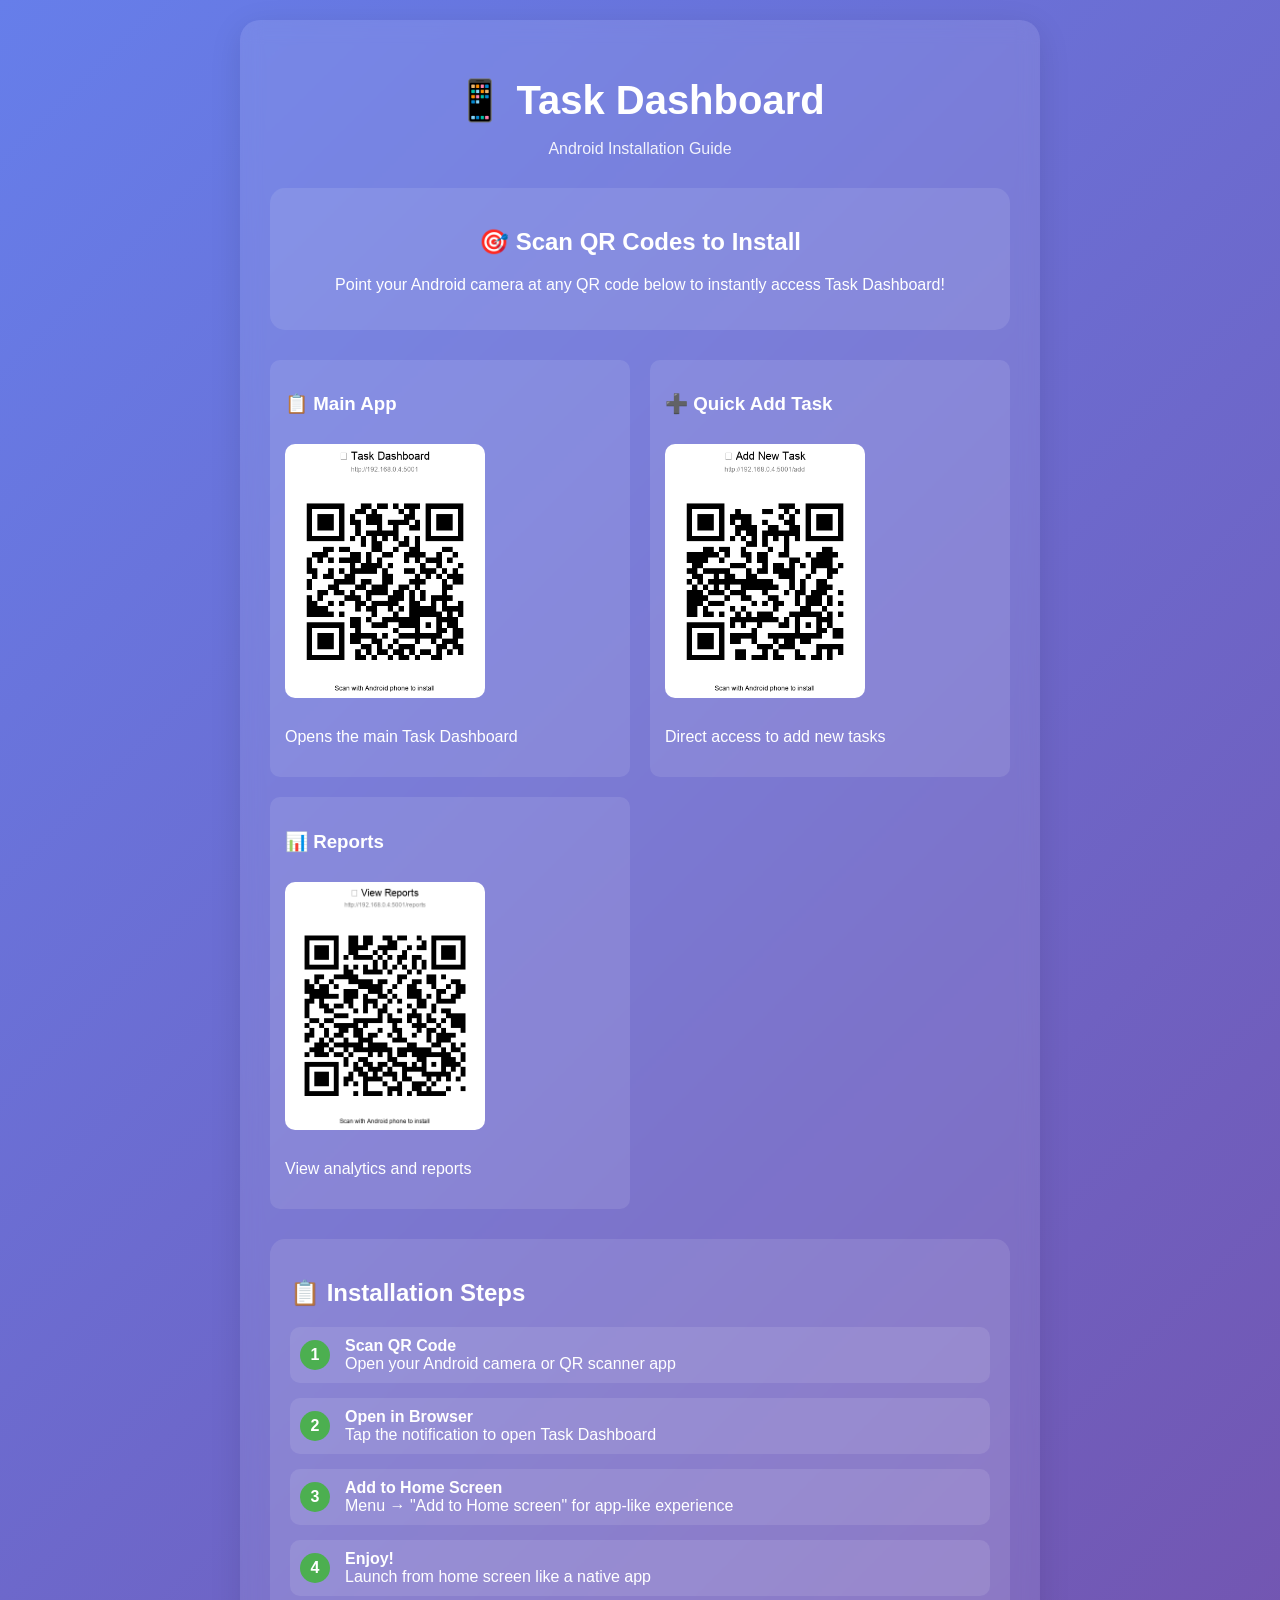
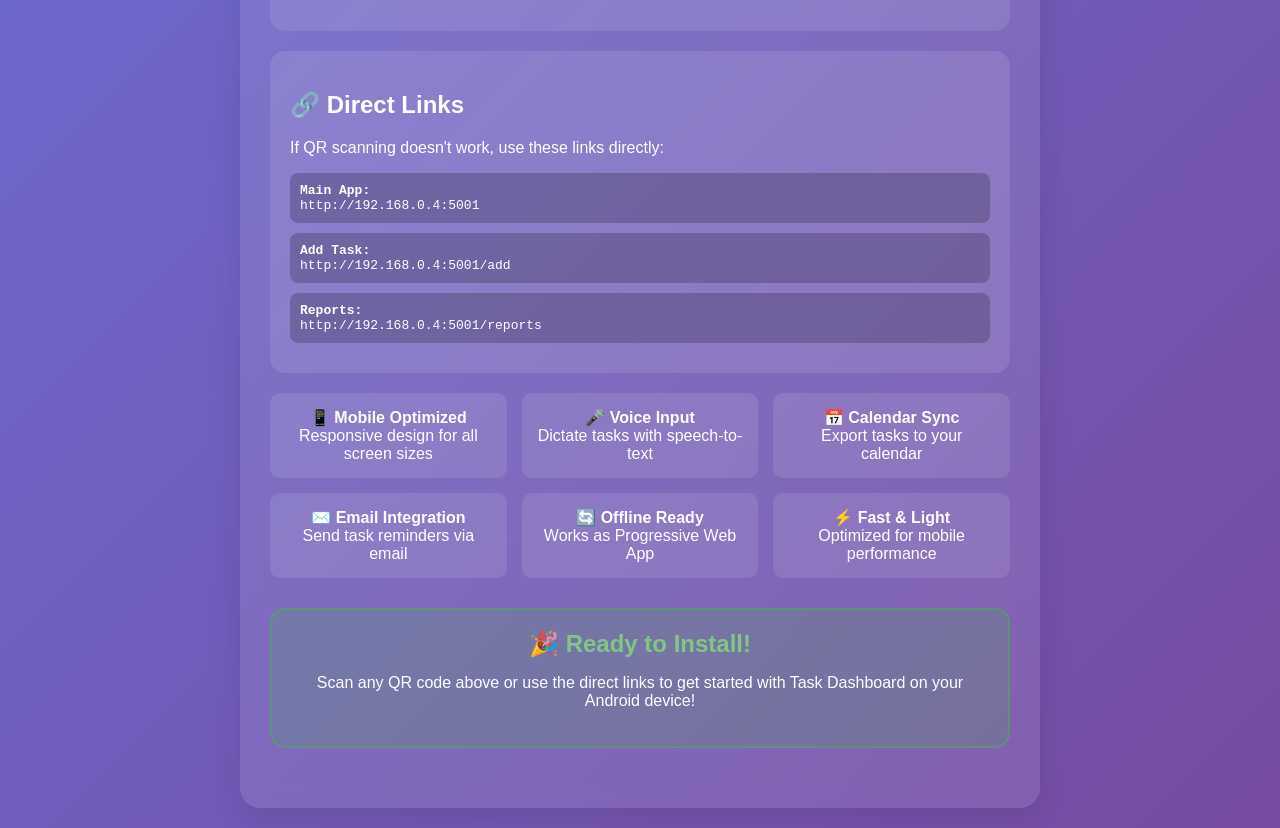
<file: android_install.html>
<!DOCTYPE html>
<html lang="en">
<head>
    <meta charset="UTF-8">
    <meta name="viewport" content="width=device-width, initial-scale=1.0">
    <title>📱 Task Dashboard - Android Installation</title>
    <style>
        body {
            font-family: -apple-system, BlinkMacSystemFont, 'Segoe UI', Roboto, sans-serif;
            max-width: 800px;
            margin: 0 auto;
            padding: 20px;
            background: linear-gradient(135deg, #667eea 0%, #764ba2 100%);
            color: white;
            min-height: 100vh;
        }
        .container {
            background: rgba(255, 255, 255, 0.1);
            border-radius: 20px;
            padding: 30px;
            backdrop-filter: blur(10px);
            box-shadow: 0 8px 32px rgba(0, 0, 0, 0.1);
        }
        h1 {
            text-align: center;
            margin-bottom: 10px;
            font-size: 2.5em;
        }
        .subtitle {
            text-align: center;
            opacity: 0.9;
            margin-bottom: 30px;
        }
        .qr-section {
            background: rgba(255, 255, 255, 0.1);
            border-radius: 15px;
            padding: 20px;
            margin: 20px 0;
            text-align: center;
        }
        .qr-grid {
            display: grid;
            grid-template-columns: repeat(auto-fit, minmax(250px, 1fr));
            gap: 20px;
            margin: 30px 0;
        }
        .qr-item {
            background: rgba(255, 255, 255, 0.1);
            border-radius: 10px;
            padding: 15px;
        }
        .qr-item img {
            width: 100%;
            max-width: 200px;
            height: auto;
            border-radius: 10px;
            margin: 10px 0;
        }
        .steps {
            background: rgba(255, 255, 255, 0.1);
            border-radius: 15px;
            padding: 20px;
            margin: 20px 0;
        }
        .step {
            display: flex;
            align-items: center;
            margin: 15px 0;
            padding: 10px;
            background: rgba(255, 255, 255, 0.1);
            border-radius: 10px;
        }
        .step-number {
            background: #4CAF50;
            color: white;
            width: 30px;
            height: 30px;
            border-radius: 50%;
            display: flex;
            align-items: center;
            justify-content: center;
            font-weight: bold;
            margin-right: 15px;
            flex-shrink: 0;
        }
        .links {
            background: rgba(255, 255, 255, 0.1);
            border-radius: 15px;
            padding: 20px;
            margin: 20px 0;
        }
        .link-item {
            background: rgba(0, 0, 0, 0.2);
            padding: 10px;
            border-radius: 8px;
            margin: 10px 0;
            font-family: monospace;
            word-break: break-all;
        }
        .features {
            display: grid;
            grid-template-columns: repeat(auto-fit, minmax(200px, 1fr));
            gap: 15px;
            margin: 20px 0;
        }
        .feature {
            background: rgba(255, 255, 255, 0.1);
            padding: 15px;
            border-radius: 10px;
            text-align: center;
        }
        .cta {
            text-align: center;
            margin: 30px 0;
            padding: 20px;
            background: rgba(76, 175, 80, 0.2);
            border-radius: 15px;
            border: 2px solid rgba(76, 175, 80, 0.5);
        }
        .cta h2 {
            margin: 0 0 10px 0;
            color: #81C784;
        }
    </style>
</head>
<body>
    <div class="container">
        <h1>📱 Task Dashboard</h1>
        <p class="subtitle">Android Installation Guide</p>

        <div class="qr-section">
            <h2>🎯 Scan QR Codes to Install</h2>
            <p>Point your Android camera at any QR code below to instantly access Task Dashboard!</p>
        </div>

        <div class="qr-grid">
            <div class="qr-item">
                <h3>📋 Main App</h3>
                <img src="task_dashboard_qr.png" alt="Task Dashboard QR Code">
                <p>Opens the main Task Dashboard</p>
            </div>

            <div class="qr-item">
                <h3>➕ Quick Add Task</h3>
                <img src="add_task_qr.png" alt="Add Task QR Code">
                <p>Direct access to add new tasks</p>
            </div>

            <div class="qr-item">
                <h3>📊 Reports</h3>
                <img src="reports_qr.png" alt="Reports QR Code">
                <p>View analytics and reports</p>
            </div>
        </div>

        <div class="steps">
            <h2>📋 Installation Steps</h2>

            <div class="step">
                <div class="step-number">1</div>
                <div>
                    <strong>Scan QR Code</strong><br>
                    Open your Android camera or QR scanner app
                </div>
            </div>

            <div class="step">
                <div class="step-number">2</div>
                <div>
                    <strong>Open in Browser</strong><br>
                    Tap the notification to open Task Dashboard
                </div>
            </div>

            <div class="step">
                <div class="step-number">3</div>
                <div>
                    <strong>Add to Home Screen</strong><br>
                    Menu → "Add to Home screen" for app-like experience
                </div>
            </div>

            <div class="step">
                <div class="step-number">4</div>
                <div>
                    <strong>Enjoy!</strong><br>
                    Launch from home screen like a native app
                </div>
            </div>
        </div>

        <div class="links">
            <h2>🔗 Direct Links</h2>
            <p>If QR scanning doesn't work, use these links directly:</p>

            <div class="link-item">
                <strong>Main App:</strong><br>
                http://192.168.0.4:5001
            </div>

            <div class="link-item">
                <strong>Add Task:</strong><br>
                http://192.168.0.4:5001/add
            </div>

            <div class="link-item">
                <strong>Reports:</strong><br>
                http://192.168.0.4:5001/reports
            </div>
        </div>

        <div class="features">
            <div class="feature">
                📱 <strong>Mobile Optimized</strong><br>
                Responsive design for all screen sizes
            </div>
            <div class="feature">
                🎤 <strong>Voice Input</strong><br>
                Dictate tasks with speech-to-text
            </div>
            <div class="feature">
                📅 <strong>Calendar Sync</strong><br>
                Export tasks to your calendar
            </div>
            <div class="feature">
                ✉️ <strong>Email Integration</strong><br>
                Send task reminders via email
            </div>
            <div class="feature">
                🔄 <strong>Offline Ready</strong><br>
                Works as Progressive Web App
            </div>
            <div class="feature">
                ⚡ <strong>Fast & Light</strong><br>
                Optimized for mobile performance
            </div>
        </div>

        <div class="cta">
            <h2>🎉 Ready to Install!</h2>
            <p>Scan any QR code above or use the direct links to get started with Task Dashboard on your Android device!</p>
        </div>
    </div>
</body>
</html>
</file>
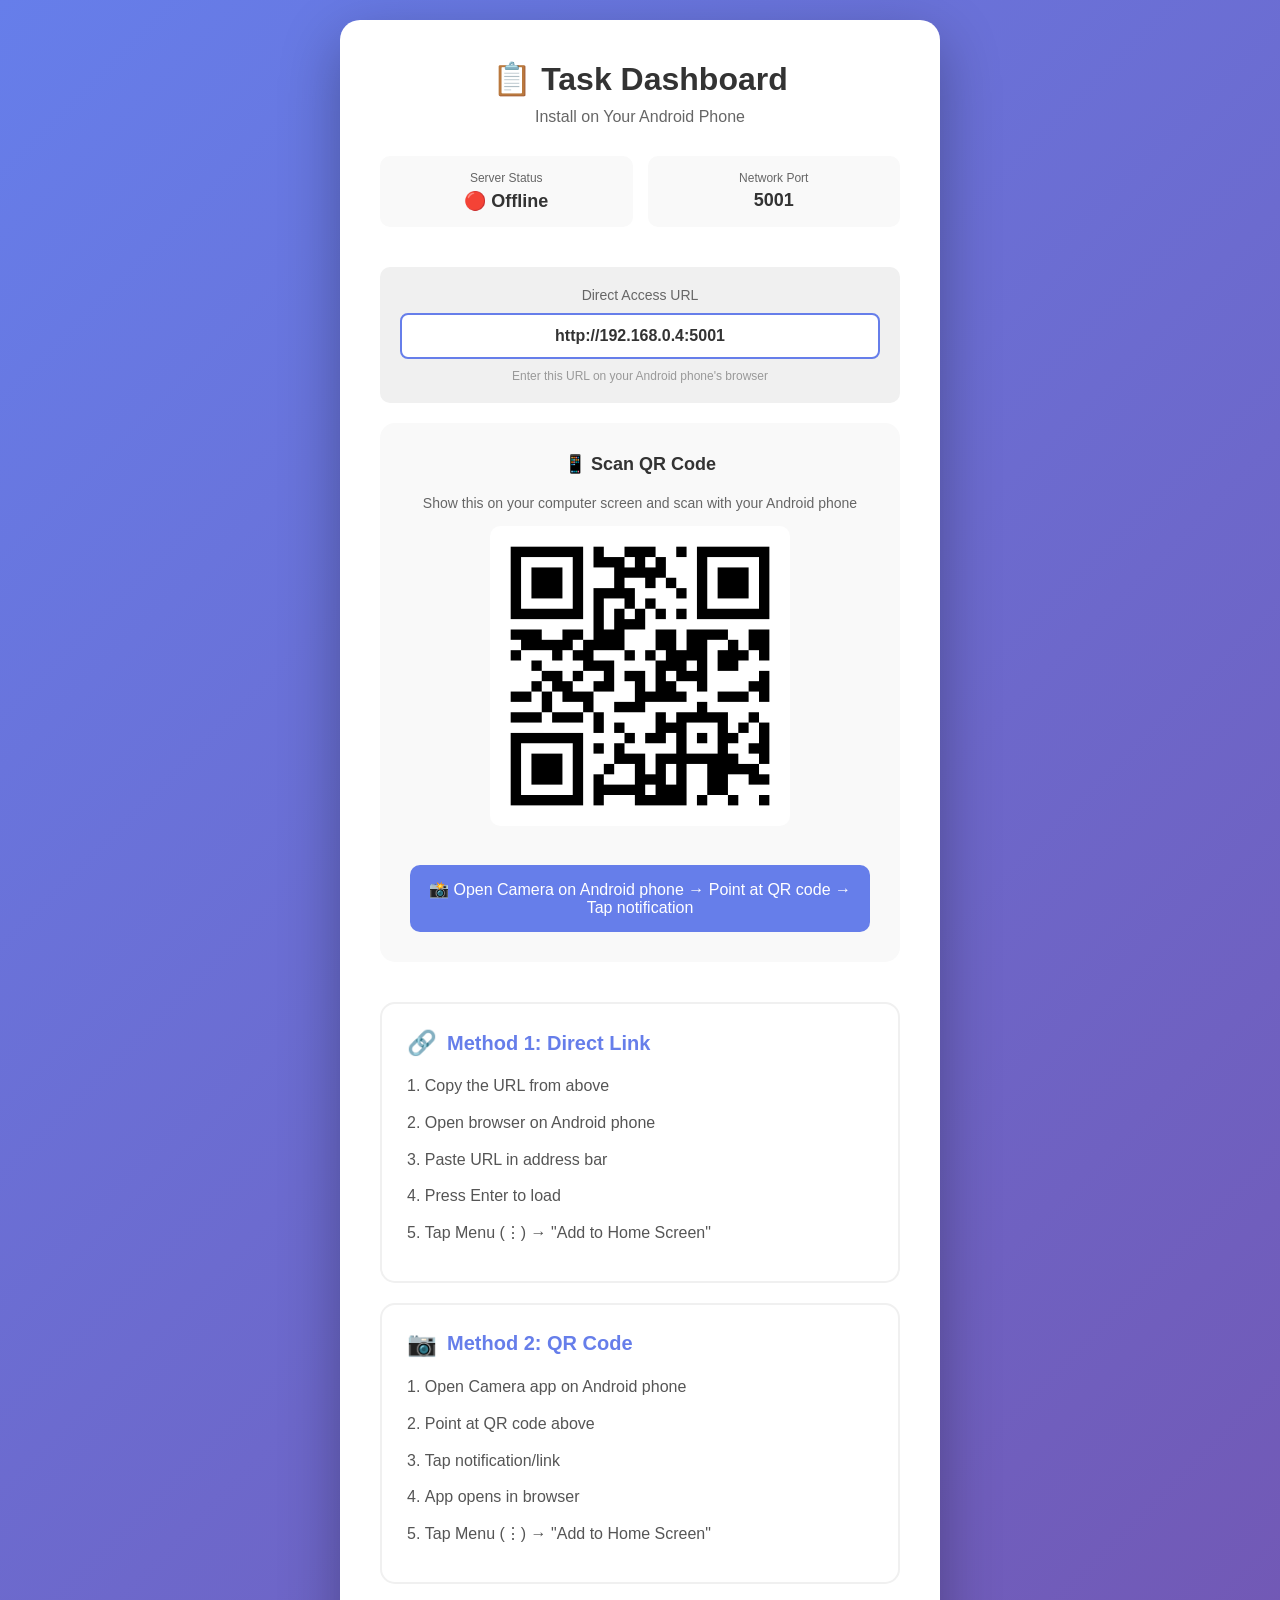
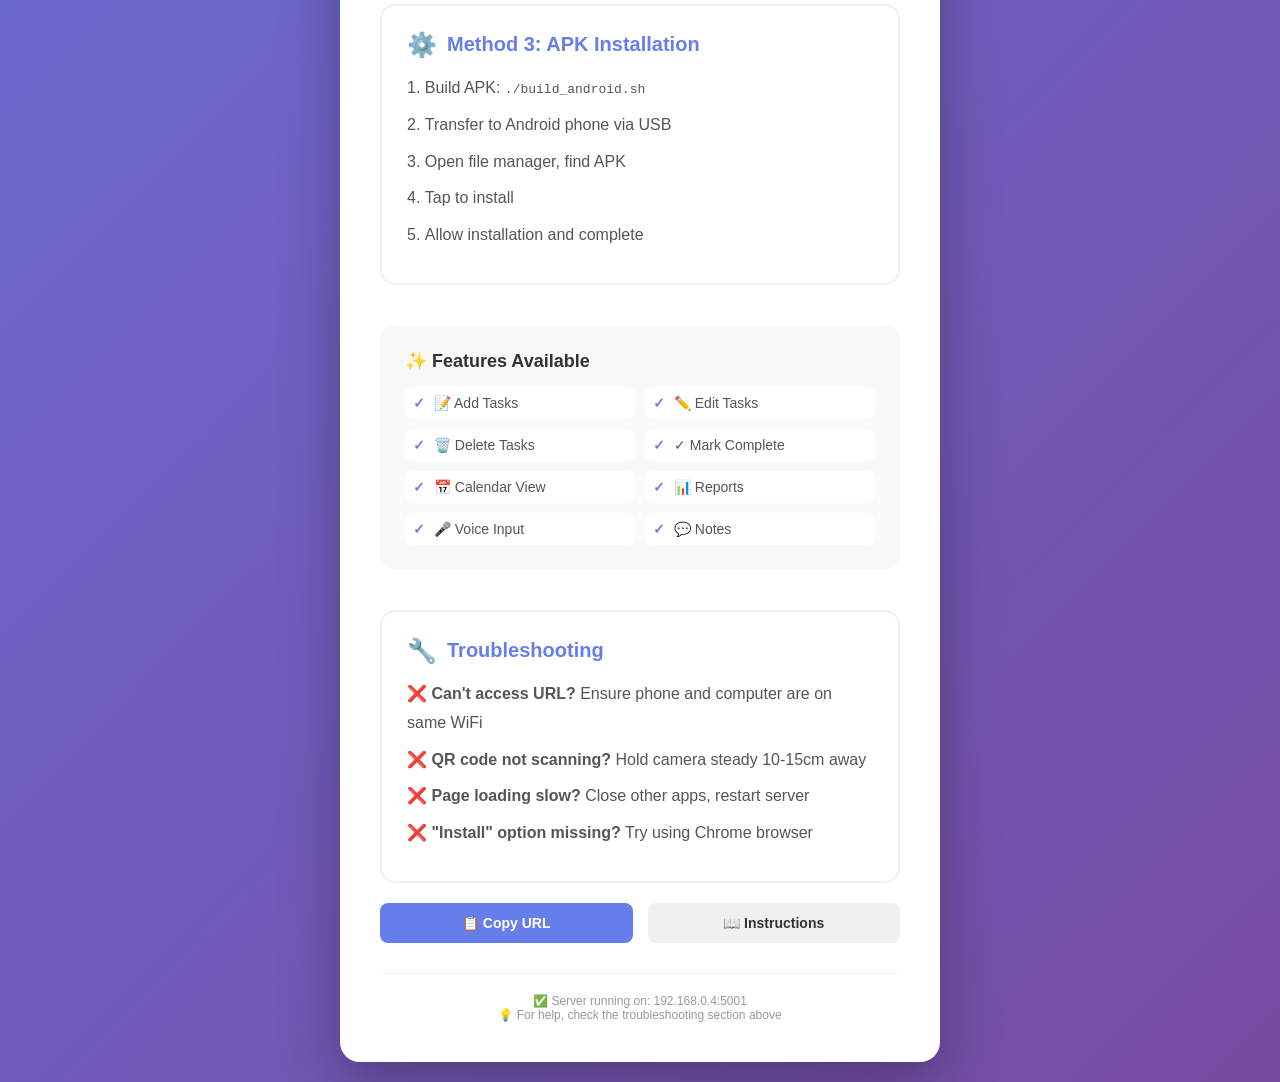
<file: install_page.html>
<!DOCTYPE html>
<html lang="en">
<head>
    <meta charset="UTF-8">
    <meta name="viewport" content="width=device-width, initial-scale=1.0">
    <meta name="apple-mobile-web-app-capable" content="yes">
    <meta name="apple-mobile-web-app-status-bar-style" content="black-translucent">
    <title>Task Dashboard - Android Installation</title>
    <style>
        * {
            margin: 0;
            padding: 0;
            box-sizing: border-box;
        }

        body {
            font-family: -apple-system, BlinkMacSystemFont, 'Segoe UI', Roboto, Oxygen, Ubuntu, Cantarell, sans-serif;
            background: linear-gradient(135deg, #667eea 0%, #764ba2 100%);
            min-height: 100vh;
            padding: 20px;
            display: flex;
            flex-direction: column;
            align-items: center;
            justify-content: center;
        }

        .container {
            background: white;
            border-radius: 20px;
            padding: 40px;
            max-width: 600px;
            width: 100%;
            box-shadow: 0 20px 60px rgba(0, 0, 0, 0.3);
        }

        header {
            text-align: center;
            margin-bottom: 30px;
        }

        h1 {
            color: #333;
            font-size: 32px;
            margin-bottom: 10px;
        }

        .subtitle {
            color: #666;
            font-size: 16px;
        }

        .installation-methods {
            display: grid;
            gap: 20px;
            margin-bottom: 40px;
        }

        .method {
            border: 2px solid #f0f0f0;
            border-radius: 15px;
            padding: 25px;
            transition: all 0.3s ease;
        }

        .method:hover {
            border-color: #667eea;
            box-shadow: 0 10px 25px rgba(102, 126, 234, 0.1);
            transform: translateY(-5px);
        }

        .method h2 {
            color: #667eea;
            font-size: 20px;
            margin-bottom: 15px;
            display: flex;
            align-items: center;
            gap: 10px;
        }

        .method-icon {
            font-size: 24px;
        }

        .method ol {
            list-style-position: inside;
            color: #555;
            line-height: 1.8;
        }

        .method li {
            margin-bottom: 8px;
        }

        .qr-section {
            text-align: center;
            background: #f9f9f9;
            border-radius: 15px;
            padding: 30px;
            margin-bottom: 40px;
        }

        .qr-section h3 {
            color: #333;
            margin-bottom: 20px;
            font-size: 18px;
        }

        .qr-code {
            max-width: 300px;
            width: 100%;
            height: auto;
            margin-bottom: 20px;
            border-radius: 10px;
        }

        .qr-instruction {
            background: #667eea;
            color: white;
            padding: 15px;
            border-radius: 10px;
            margin-top: 15px;
            font-weight: 500;
        }

        .direct-url {
            background: #f0f0f0;
            padding: 20px;
            border-radius: 10px;
            margin-bottom: 20px;
            text-align: center;
        }

        .direct-url label {
            display: block;
            color: #666;
            margin-bottom: 10px;
            font-size: 14px;
            font-weight: 500;
        }

        .direct-url input {
            width: 100%;
            padding: 12px;
            border: 2px solid #667eea;
            border-radius: 8px;
            font-size: 16px;
            color: #333;
            text-align: center;
            font-weight: bold;
        }

        .status {
            display: grid;
            grid-template-columns: 1fr 1fr;
            gap: 15px;
            margin-bottom: 40px;
        }

        .status-item {
            background: #f9f9f9;
            padding: 15px;
            border-radius: 10px;
            text-align: center;
        }

        .status-item .label {
            color: #666;
            font-size: 12px;
            font-weight: 500;
            margin-bottom: 5px;
        }

        .status-item .value {
            color: #333;
            font-size: 18px;
            font-weight: bold;
        }

        .features {
            background: #f9f9f9;
            border-radius: 15px;
            padding: 25px;
            margin-bottom: 40px;
        }

        .features h3 {
            color: #333;
            margin-bottom: 15px;
            font-size: 18px;
        }

        .features ul {
            list-style: none;
            display: grid;
            grid-template-columns: 1fr 1fr;
            gap: 10px;
        }

        .features li {
            padding: 8px;
            background: white;
            border-radius: 8px;
            font-size: 14px;
            color: #555;
        }

        .features li:before {
            content: "✓ ";
            color: #667eea;
            font-weight: bold;
            margin-right: 5px;
        }

        .footer {
            text-align: center;
            color: #999;
            font-size: 12px;
            margin-top: 30px;
            padding-top: 20px;
            border-top: 1px solid #f0f0f0;
        }

        .button-group {
            display: grid;
            grid-template-columns: 1fr 1fr;
            gap: 15px;
            margin-top: 20px;
        }

        .button {
            padding: 12px;
            border: none;
            border-radius: 8px;
            font-size: 14px;
            font-weight: 600;
            cursor: pointer;
            transition: all 0.3s ease;
        }

        .button-primary {
            background: #667eea;
            color: white;
        }

        .button-primary:hover {
            background: #5568d3;
            transform: scale(1.05);
        }

        .button-secondary {
            background: #f0f0f0;
            color: #333;
        }

        .button-secondary:hover {
            background: #e0e0e0;
        }

        @media (max-width: 600px) {
            .container {
                padding: 20px;
            }

            h1 {
                font-size: 24px;
            }

            .status {
                grid-template-columns: 1fr;
            }

            .features ul {
                grid-template-columns: 1fr;
            }

            .button-group {
                grid-template-columns: 1fr;
            }
        }
    </style>
</head>
<body>
    <div class="container">
        <header>
            <h1>📋 Task Dashboard</h1>
            <p class="subtitle">Install on Your Android Phone</p>
        </header>

        <!-- Status Section -->
        <div class="status">
            <div class="status-item">
                <div class="label">Server Status</div>
                <div class="value" id="server-status">🟢 Online</div>
            </div>
            <div class="status-item">
                <div class="label">Network Port</div>
                <div class="value">5001</div>
            </div>
        </div>

        <!-- Direct URL Section -->
        <div class="direct-url">
            <label>Direct Access URL</label>
            <input type="text" value="http://192.168.0.4:5001" readonly>
            <div style="margin-top: 10px; font-size: 12px; color: #999;">
                Enter this URL on your Android phone's browser
            </div>
        </div>

        <!-- QR Code Section -->
        <div class="qr-section">
            <h3>📱 Scan QR Code</h3>
            <p style="color: #666; margin-bottom: 15px; font-size: 14px;">
                Show this on your computer screen and scan with your Android phone
            </p>
            <img src="qr_task_dashboard.png" alt="Task Dashboard QR Code" class="qr-code" id="qr-code">
            <div class="qr-instruction">
                📸 Open Camera on Android phone → Point at QR code → Tap notification
            </div>
        </div>

        <!-- Installation Methods -->
        <div class="installation-methods">
            <div class="method">
                <h2><span class="method-icon">🔗</span> Method 1: Direct Link</h2>
                <ol>
                    <li>Copy the URL from above</li>
                    <li>Open browser on Android phone</li>
                    <li>Paste URL in address bar</li>
                    <li>Press Enter to load</li>
                    <li>Tap Menu (⋮) → "Add to Home Screen"</li>
                </ol>
            </div>

            <div class="method">
                <h2><span class="method-icon">📷</span> Method 2: QR Code</h2>
                <ol>
                    <li>Open Camera app on Android phone</li>
                    <li>Point at QR code above</li>
                    <li>Tap notification/link</li>
                    <li>App opens in browser</li>
                    <li>Tap Menu (⋮) → "Add to Home Screen"</li>
                </ol>
            </div>

            <div class="method">
                <h2><span class="method-icon">⚙️</span> Method 3: APK Installation</h2>
                <ol>
                    <li>Build APK: <code>./build_android.sh</code></li>
                    <li>Transfer to Android phone via USB</li>
                    <li>Open file manager, find APK</li>
                    <li>Tap to install</li>
                    <li>Allow installation and complete</li>
                </ol>
            </div>
        </div>

        <!-- Features -->
        <div class="features">
            <h3>✨ Features Available</h3>
            <ul>
                <li>📝 Add Tasks</li>
                <li>✏️ Edit Tasks</li>
                <li>🗑️ Delete Tasks</li>
                <li>✓ Mark Complete</li>
                <li>📅 Calendar View</li>
                <li>📊 Reports</li>
                <li>🎤 Voice Input</li>
                <li>💬 Notes</li>
            </ul>
        </div>

        <!-- Troubleshooting -->
        <div class="method">
            <h2><span class="method-icon">🔧</span> Troubleshooting</h2>
            <ul style="list-style: none; color: #555; line-height: 1.8;">
                <li>❌ <strong>Can't access URL?</strong> Ensure phone and computer are on same WiFi</li>
                <li>❌ <strong>QR code not scanning?</strong> Hold camera steady 10-15cm away</li>
                <li>❌ <strong>Page loading slow?</strong> Close other apps, restart server</li>
                <li>❌ <strong>"Install" option missing?</strong> Try using Chrome browser</li>
            </ul>
        </div>

        <!-- Action Buttons -->
        <div class="button-group">
            <button class="button button-primary" onclick="copyURL()">📋 Copy URL</button>
            <button class="button button-secondary" onclick="showInstructions()">📖 Instructions</button>
        </div>

        <!-- Footer -->
        <div class="footer">
            <p>✅ Server running on: 192.168.0.4:5001</p>
            <p>💡 For help, check the troubleshooting section above</p>
        </div>
    </div>

    <script>
        // Copy URL to clipboard
        function copyURL() {
            const url = "http://192.168.0.4:5001";
            navigator.clipboard.writeText(url).then(() => {
                alert('✅ URL copied to clipboard!\n\nPaste in Android browser address bar');
            }).catch(() => {
                // Fallback
                const input = document.querySelector('input');
                input.select();
                document.execCommand('copy');
                alert('✅ URL copied to clipboard!');
            });
        }

        // Show detailed instructions
        function showInstructions() {
            alert(`📱 COMPLETE INSTALLATION GUIDE\n\n` +
                `1️⃣ USING QR CODE:\n` +
                `   • Show QR code on screen\n` +
                `   • Open Camera on Android\n` +
                `   • Scan the code\n` +
                `   • Tap link that appears\n` +
                `   • Menu → Add to Home Screen\n\n` +
                `2️⃣ USING DIRECT LINK:\n` +
                `   • Copy URL above\n` +
                `   • Open Chrome on Android\n` +
                `   • Paste in address bar\n` +
                `   • Menu → Add to Home Screen\n\n` +
                `3️⃣ USING APK:\n` +
                `   • Run: ./build_android.sh\n` +
                `   • Transfer APK to phone\n` +
                `   • Tap to install\n\n` +
                `✨ Default features work immediately!\n` +
                `🔧 For issues, check WiFi connection`);
        }

        // Check server status
        function checkServerStatus() {
            fetch('http://127.0.0.1:5001/api/stats')
                .then(r => r.json())
                .then(data => {
                    document.getElementById('server-status').textContent = '🟢 Online';
                })
                .catch(() => {
                    document.getElementById('server-status').textContent = '🔴 Offline';
                });
        }

        // Check status on load
        window.addEventListener('load', () => {
            checkServerStatus();
            // Re-check every 10 seconds
            setInterval(checkServerStatus, 10000);
        });
    </script>
</body>
</html>
</file>
